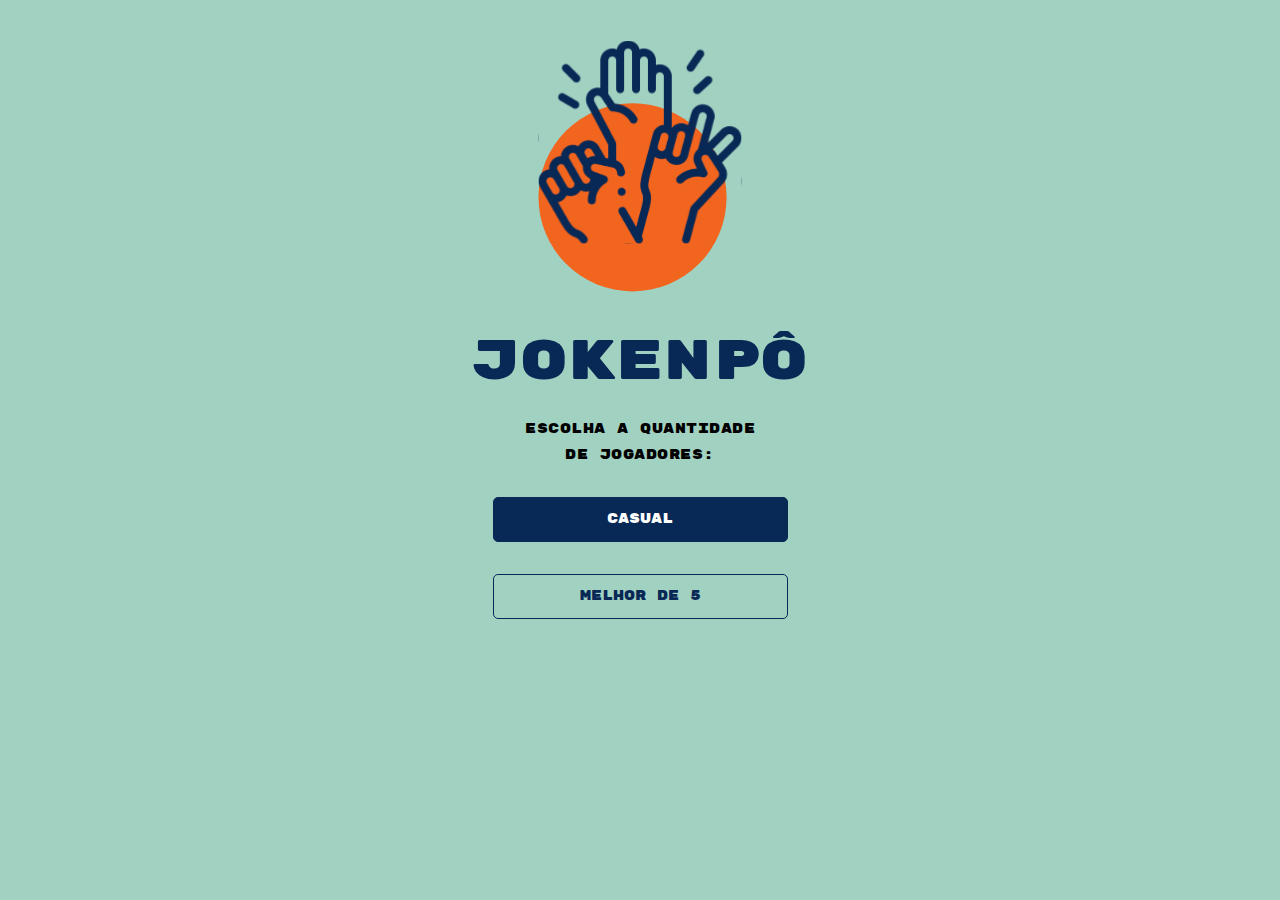
<file: index.html>
<!DOCTYPE html>
<html lang="pt-BR">
<head>
    <link rel="preconnect" href="https://fonts.googleapis.com">
    <link rel="preconnect" href="https://fonts.gstatic.com" crossorigin>
    <link href="https://fonts.googleapis.com/css2?family=Bungee+Tint&family=Inter:ital,opsz,wght@0,14..32,100..900;1,14..32,100..900&family=Matemasie&family=Press+Start+2P&family=Rubik+Mono+One&display=swap" rel="stylesheet">
    <meta charset="UTF-8">
    <meta name="viewport" content="width=device-width, initial-scale=1.0">
    <title>Jokenpô</title>
    <link rel="stylesheet" href="./src/styles.css">
    <link rel="icon" href="./src/img/pedra-papel-tesoura.png" type="image/x-icon">
</head>
<body>
    <main>
        
        <div class="logo" onclick="definirModoDeJogo(this)">
            <img src="./src/img/jokenpo-logo.svg" alt="">
        </div>
        <div class="title">
            <span>JOKENPÔ</span>
        </div>
        <div class="subtitle">
            <p>ESCOLHA A QUANTIDADE
                DE JOGADORES:</p>
        </div>
        <div class="qnt-jgd">
            <a id="casual" onclick="definirModoDeJogo('casual')" href="./home.html">Casual</a>
            <a id="melhor-de-cinco" onclick="definirModoDeJogo('melhor-de-cinco')" href="./home.html">Melhor de 5</a>
        </div>
    </main>
    <script src="./src/script.js"></script>
</body>
</html>
</file>
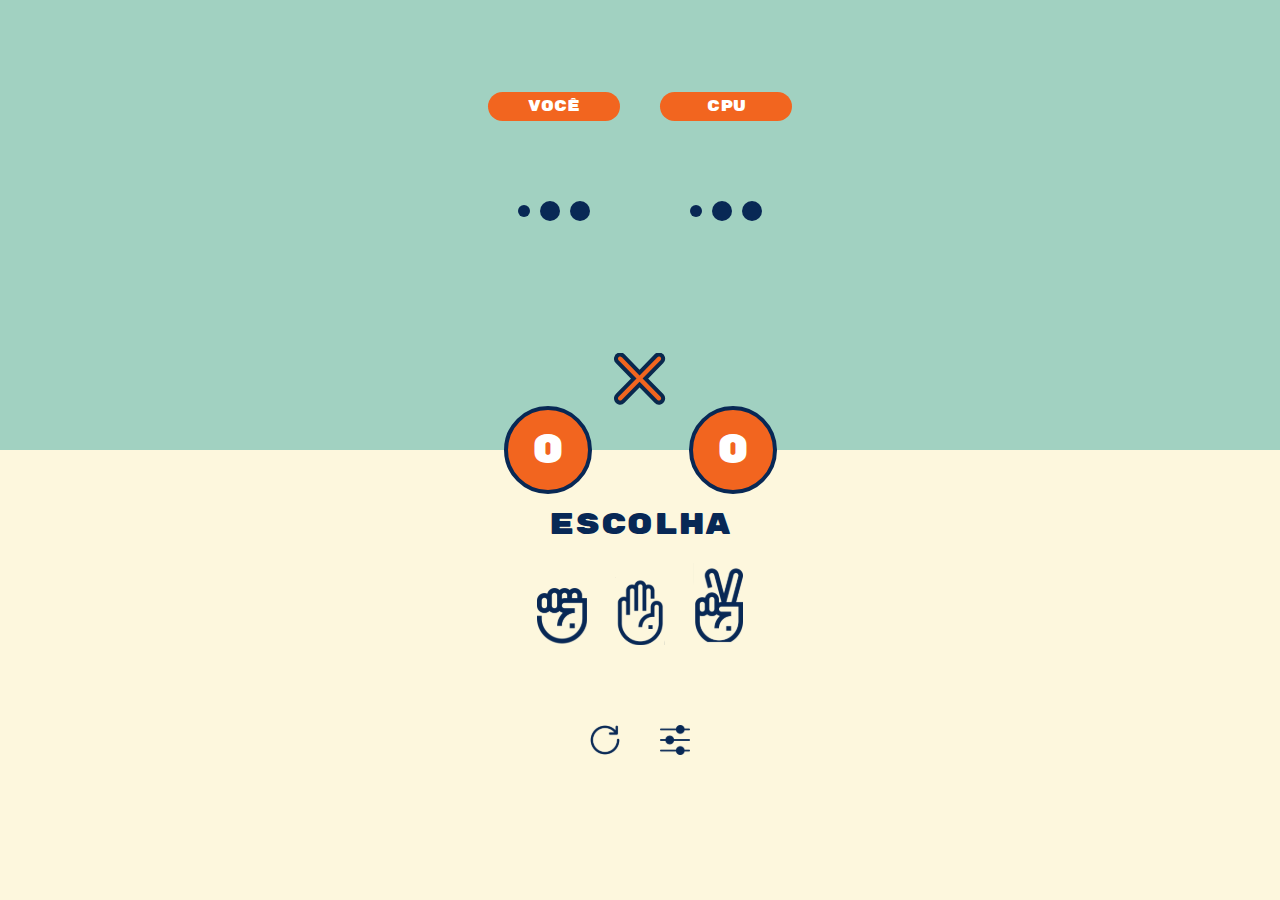
<file: home.html>
<!DOCTYPE html>
<html lang="pt-BR">
<head>
    <link rel="preconnect" href="https://fonts.googleapis.com">
    <link rel="preconnect" href="https://fonts.gstatic.com" crossorigin>
    <link href="https://fonts.googleapis.com/css2?family=Bungee+Tint&family=Inter:ital,opsz,wght@0,14..32,100..900;1,14..32,100..900&family=Matemasie&family=Press+Start+2P&family=Rubik+Mono+One&display=swap" rel="stylesheet">
    <meta charset="UTF-8">
    <meta name="viewport" content="width=device-width, initial-scale=1.0">
    <title>Jokenpô</title>
    <link rel="stylesheet" href="./src/styles.css">
    <link rel="icon" href="./src/img/pedra-papel-tesoura.png" type="image/x-icon">
</head>
<body>
    <div id="overlay" class="none"></div>

    <main>
        <div class="container">
            <div class="information">
                <div class="box player-1">
                    <div class="name">
                        <span>
                            Você
                        </span>
                    </div>
                    <div class="selected-icon">
                        <div class="point" ></div>
                        <div class="point" ></div>
                        <div class="point" ></div>
                        <img class="icon none" src="./src/img/paper.svg" alt="">
                    </div>
                </div>
                <div id="player-2" class="box">
                    <div class="name">
                        <span>
                            cpu
                        </span>
                    </div>
                    <div class="selected-icon">
                        <div class="point "></div>
                        <div class="point" ></div>
                        <div class="point" ></div>
                        <img class="icon none" src="./src/img/paper.svg" alt="">
                    </div>
                </div>
            </div>
        </div>

      
    </main>
    
    <div class="bg-botton">
        <div class="scoreboard">
            <div id="score-p1" class="score">
                <span>0</span>
            </div>
            <div id="score-p2" class="score">
                <span>0</span>
            </div>
        </div>
        <div class="versus">
            <img src="./src/img/versus.svg" alt="imagem versus">
        </div>
        <div class="choice">
            <div class="subtitle none">
                <p>Jogador 1</p>
            </div>
            <div class="title">
                <span>ESCOLHA</span>
            </div>
            <div class="choice-icons" >
                <img class="icon" id="rock" onclick="jokenpo(this)" src="./src/img/rock.svg" alt="">
                <img class="icon" id="paper" onclick="jokenpo(this)" src="./src/img/paper.svg" alt="">
                <img class="icon" id="scissors" onclick="jokenpo(this)" src="./src/img/scissors.svg" alt="">
            </div>
            <div class="selected" >
                <div class="selected-rock invisible"></div>
                <div class="selected-paper invisible"></div>
                <div class="selected-scissors invisible"></div>
            </div>
        </div>
        <div class="options">
            <img class="icon" onclick="resetGame()" src="./src/img/refresh-outline.svg" alt="">
            <img class="icon" onclick="abrirModal()" src="./src/img/settings.svg" alt="">
        </div>
    </div>


    <div class="modal none">

        <div class="statistics">
            <span class="title">Estatisticas</span>
            <div id="partidas">
                <p>Total de partidas:</p> 
                <span>00</span>
            </div>
            <div id="vitorias">
                <p>percentual de vitórias:</p> 
                <span>0%</span>
            </div>
            <div id="derrotas">
                <p>percentual de derrotas:</p> 
                <span>0%</span>
            </div>
            <div id="empates">
                <p>percentual de empates:</p> 
                <span>0%</span>
            </div>

        </div>

        <div class="exit" onclick="fecharModal()">
            <img class="icon" src="./src/img/x.svg" alt="Botão para fechar o modal">
        </div>

   </div>

    <script src="./src/script.js"></script>
</body>
</html>
</file>
<file: src/styles.css>
body *{
    margin: 0;
    padding: 0;
}
html{
    display: flex;
    justify-items: end;
}
body{
    margin: 0;
    padding: 0;
    font-family: "Rubik Mono One", monospace;
    font-weight: 400;
    font-style: normal;
    width: 100vw;
    height: 100vh;
    bottom: 0px;
    background-color: #a1d1c1;
    position: absolute;
    box-sizing: border-box;
    display: flex;
    justify-content: start;
    align-items: center;
    flex-direction: column;
}

/* index.html -  Pagina esolha de quantidade de jogadores*/

main{
    width: 100%;
    height: 80%;
    display: flex;
    justify-content: start;
    align-items: center;
    flex-direction: column;
    margin-top: 35%;
    top: 0;
    position: absolute;
    transform: translateY(-100px);
}

.logo img{
    width: 204px;
    height: 252px;
}

.title{
    margin-top: 30px;
    font-size: 56px;
    color: #082855;
}

.subtitle{
    box-sizing: border-box;
    width: 253px;
    margin-top: 20px;
}

.subtitle p{
    font-size: 13px;
    font-weight: 400;
    line-height: 26px;
    letter-spacing: 0.5px;
    text-align: center;
}

.qnt-jgd{
    width: 293px;
    height: 150px;
    display: flex;
    justify-content: center;
    align-items: center;
    flex-direction: column;
    gap: 32px;
    margin-top: 15px;
}

.qnt-jgd a{
    text-decoration: none;
    width: 100%;
    display: flex;
    justify-content: center;
    align-items: center;
    height: 43px;
    border-radius: 5px;
    border: #082855 solid 1px;
    font-size: 13px;
}

#casual{
    color: #FFFFFF;
    background-color: #082855;
}

#melhor-de-cinco{
    color: #082855;
}

/* home.hmtl -  Pagina de jogo*/

.container{
    width: 304px;
    height: 150px;
    position: absolute;
    top: 52px;
}

.information{
    display: flex;
    align-items: center;
    justify-content: space-between;
}
.information .box{
    display: flex;
    justify-content: center;
    align-items: center;
    flex-direction: column;
    gap: 50px;
}

.name{
    background-color: #F2651F;
    border-radius: 20px;
    width: 132px;
    height: 29px;
    display: flex;
    justify-content: center;
    align-items: center;
    color: white;
    font-size: 15px;
}

.selected-icon{
    display: flex;
    justify-content: center;
    align-items: center;
    gap: 10px;
}

.point{
    width: 20px;
    height: 20px;
    background-color: #082855;
    border-radius: 100%;
}

.player-1 .selected-icon img{
    position: absolute;
    transform: rotate(-90deg) scaleY(-1);
}


#player-2 .selected-icon  img{
    position: absolute;
    transform: rotate( -90deg);
}

.bg-botton{
    width: 100%;
    height: 50%;
    position: absolute;
    bottom: 0;
    left: 0;
    background-color:#FDF7DD;
    position: absolute;
}

.scoreboard{
    display: flex;
    justify-content: center;
    align-items: center;
    gap: 97px ;
    top: 50%;
    transform: translateY(-50% );
}

.scoreboard .score{
    width: 80px;
    height: 80px;
    background-color: #F2651F;
    display: flex;
    justify-content: center;
    align-items: center;
    border: 4px solid #082855;
    border-radius: 100%;
    color: #FFFFFF;
    font-size: 40px;
}

.versus{
    display: flex;
    justify-content: center;
    align-items: center;
    top: 0;
    transform: translateY(-500% );
}

.choice{
    display: flex;
    justify-content: center;
    align-items: center;
    flex-direction: column;
    font-size: 30px !important;
    position: relative;
    transform: translateY(-60px);
}

.choice .title{
    font-size: 30px;
    margin-top: 15px;
}

.choice-icons{
    display: flex;
    justify-content: center;
    align-items: end;
    gap: 28px;
    margin-top: 20px;
}

.icon{
    width: 60px;
    cursor: pointer;
}

.selected{
    display: flex;
    justify-content: center;
    align-items: center;
    position: relative;
    gap: 58px;
    margin-top: 20px;
    
}

.selected div{
    width: 0;
    height: 0;
    border-left: 15px solid transparent;
    border-right: 15px solid transparent;
    border-bottom: 30px solid #F2651F;
}

.options{
    display: flex;
    justify-content: center;
    align-items: center;
    gap: 40px;
    position: relative;
    transform: translateY(-40px);
}

.options .icon{
    width: 30px;
}

.loading{
    width: 12px;
    height: 12px;
    transition: linear 0.5s;
}

.none{
    display: none !important;
}

.invisible{
    visibility: hidden;
}

#overlay {
    position: fixed; /* Fixa na tela, cobrindo toda a viewport */
    top: 0;
    left: 0;
    width: 100%;
    height: 100%;
    background-color: rgba(0, 0, 0, 0.5); /* Fundo preto semi-transparente */
    z-index: 1; /* Garante que o overlay fique acima do conteúdo */
}

.modal{
    position: fixed;
    top: 50;
    width: 80%;
    height: 20%;
    border: 1px solid #082855;
    border-radius: 10px;
    display: flex;
    flex-direction: column;
    justify-content: start;
    align-items: center;
    gap: 20px;
    margin-bottom: 30px;
    background-color: #F2651F;
    color:white;
    z-index: 2;
    position: absolute;
    top: 40%;
}

.modal .exit{
    display: flex;
    justify-content: center;
    align-items: center;
    width: 30px;
    height: 30px;
    position: absolute;
    right: 1%;
    top: 2%;
    border-radius: 5px;
    z-index: 2;
}
.exit:hover{
    background-color: rgba(255, 0, 0, 0.7);
}

.statistics{
    display: flex;
    justify-content: center;
    align-items: start;
    flex-direction: column;
    font-size: 60%;
    gap: 5px;
    text-shadow: 
        1px 1px 0px #082855,  /* Sombra no canto inferior direito */
        -1px -1px 0px #082855, /* Sombra no canto superior esquerdo */
        -1px 1px 0px #082855,  /* Sombra no canto inferior esquerdo */
        1px -1px 0px #082855; 
}

.statistics .title{
    font-size: 20px;
    margin-bottom: 20px;
    margin-top: 8px;
    color: #FFFFFF;
}

.statistics div{
    width: 100%;
    display: flex;
    justify-content: space-between;
    align-items: center;
    padding: 0 5px;
}
/* Reponsividade Tela de computador*/
@media (min-width:540px) and  (min-width: 1024px){
    body{
        display: flex;
        justify-content: center;
        align-items:center ;

    }
    main{
        margin-top: 7%;
        transform: translateY(-50px);
    }

    .versus{
        transform: translateY(-350%);
    }

    .choice{
        transform: translateY(-100px);
    }

    .choice .icon{
        width: 50px;
    }

    .options{
        transform: translateY(-60px);
    }

    .selected div{
        width: 0;
        height: 0;
        border-left: 10px solid transparent;
        border-right: 10px solid transparent;
        border-bottom: 20px solid #F2651F;
    }

    .modal{
        width: 300px;
        height: 150px;
        font-size: 12px;
        box-sizing: border-box;
    }
    .modal .statistics{
        font-size: 85%;
    }

    .container .name{
        margin-bottom: 30px;
    }


    #overlay {
        position: fixed; /* Fixa na tela, cobrindo toda a viewport */
        top: 0;
        left: 0;
        width: 100%;
        height: 100%;
        background-color: rgba(0, 0, 0, 0.5); /* Fundo preto semi-transparente */
        z-index: 1; /* Garante que o overlay fique acima do conteúdo */
}

}

@media ( min-width: 1600px){

    body{
        display: flex;
        justify-content: center;
        align-items:center ;

    }
    main{
        margin-top: 7%;
        transform: translateY(0px);
    }

    .versus{
        transform: translateY(-550%) !;
    }

    .choice{
        transform: translateY(-70px);
    }

    .choice .icon{
        width: 60px;
    }

    .options{
        transform: translateY(-40px);
    }

    .selected div{
        width: 0;
        height: 0;
        border-left: 15px solid transparent;
        border-right: 15px solid transparent;
        border-bottom: 30px solid #F2651F;
    }

    .modal{
        width: 300px;
        height: 170px;
        font-size: 13px;
        box-sizing: border-box;
    }
    .modal .statistics{
        font-size: 85%;
    }

    .container .name{
        margin-bottom: 30px;
    }


    #overlay {
        position: fixed; /* Fixa na tela, cobrindo toda a viewport */
        top: 0;
        left: 0;
        width: 100%;
        height: 100%;
        background-color: rgba(0, 0, 0, 0.5); /* Fundo preto semi-transparente */
        z-index: 1; /* Garante que o overlay fique acima do conteúdo */
}


}
</file>
